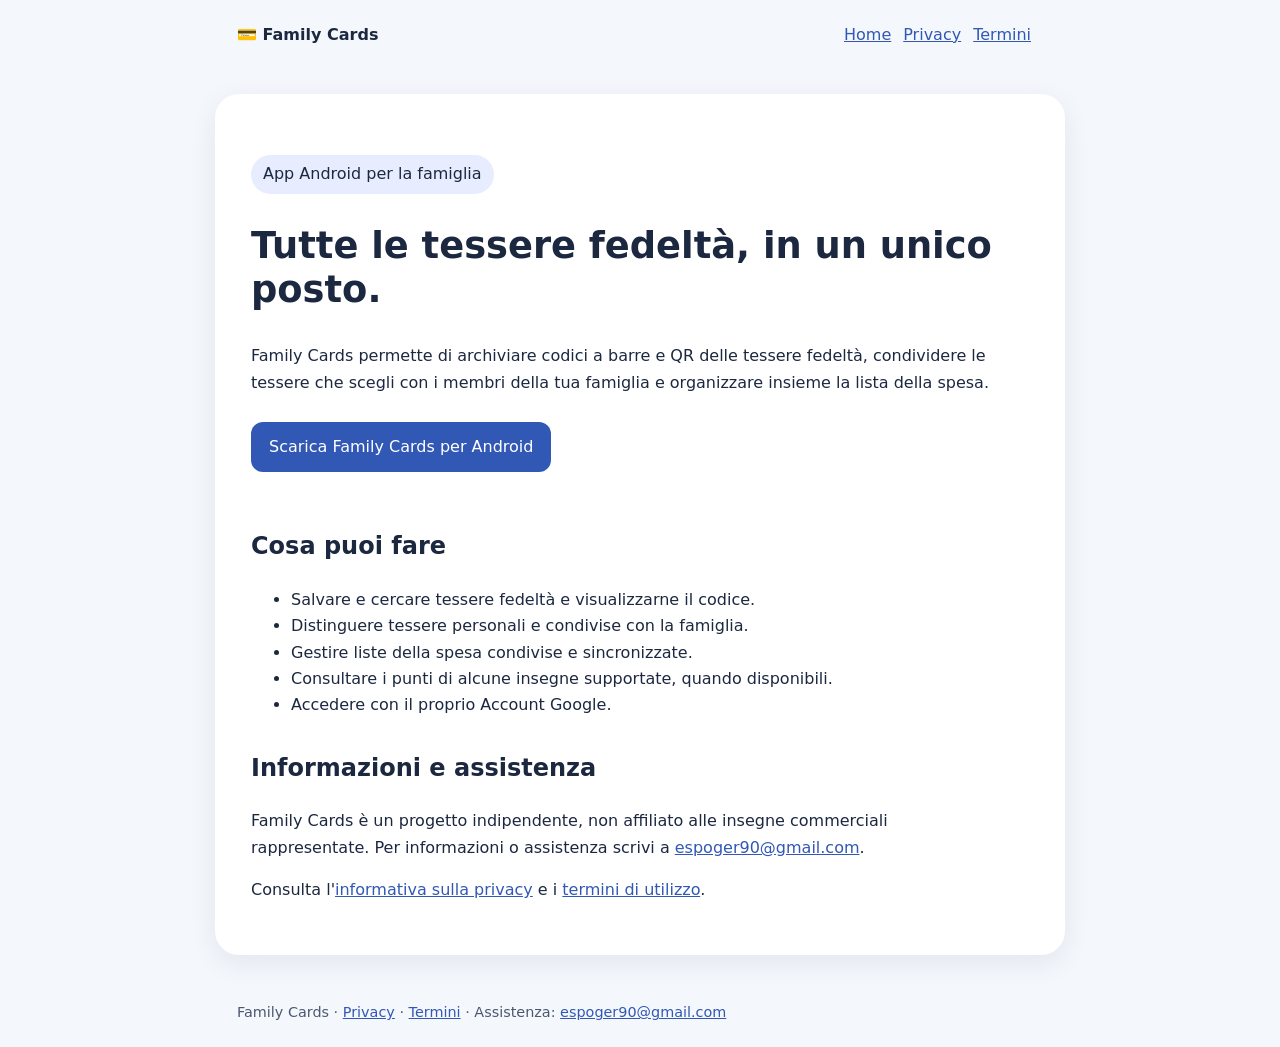
<file: index.html>
<!doctype html><html lang="it"><head><meta charset="utf-8"><meta name="viewport" content="width=device-width,initial-scale=1"><meta name="description" content="Family Cards: tessere fedeltà e liste della spesa condivise in famiglia."><title>Home | Family Cards</title><link rel="stylesheet" href="style.css"></head><body><header><nav><strong>💳 Family Cards</strong><span><a href="index.html">Home</a><a href="privacy.html">Privacy</a><a href="termini.html">Termini</a></span></nav></header><main><section class="hero"><span class="tag">App Android per la famiglia</span><h1>Tutte le tessere fedeltà, in un unico posto.</h1><p>Family Cards permette di archiviare codici a barre e QR delle tessere fedeltà, condividere le tessere che scegli con i membri della tua famiglia e organizzare insieme la lista della spesa.</p><a class="cta" href="https://github.com/espoger90-tech/family-cards-download/releases">Scarica Family Cards per Android</a></section><h2>Cosa puoi fare</h2><ul><li>Salvare e cercare tessere fedeltà e visualizzarne il codice.</li><li>Distinguere tessere personali e condivise con la famiglia.</li><li>Gestire liste della spesa condivise e sincronizzate.</li><li>Consultare i punti di alcune insegne supportate, quando disponibili.</li><li>Accedere con il proprio Account Google.</li></ul><h2>Informazioni e assistenza</h2><p>Family Cards è un progetto indipendente, non affiliato alle insegne commerciali rappresentate. Per informazioni o assistenza scrivi a <a href="mailto:espoger90@gmail.com">espoger90@gmail.com</a>.</p><p>Consulta l'<a href="privacy.html">informativa sulla privacy</a> e i <a href="termini.html">termini di utilizzo</a>.</p></main><footer>Family Cards · <a href="privacy.html">Privacy</a> · <a href="termini.html">Termini</a> · Assistenza: <a href="mailto:espoger90@gmail.com">espoger90@gmail.com</a></footer></body></html>
</file>
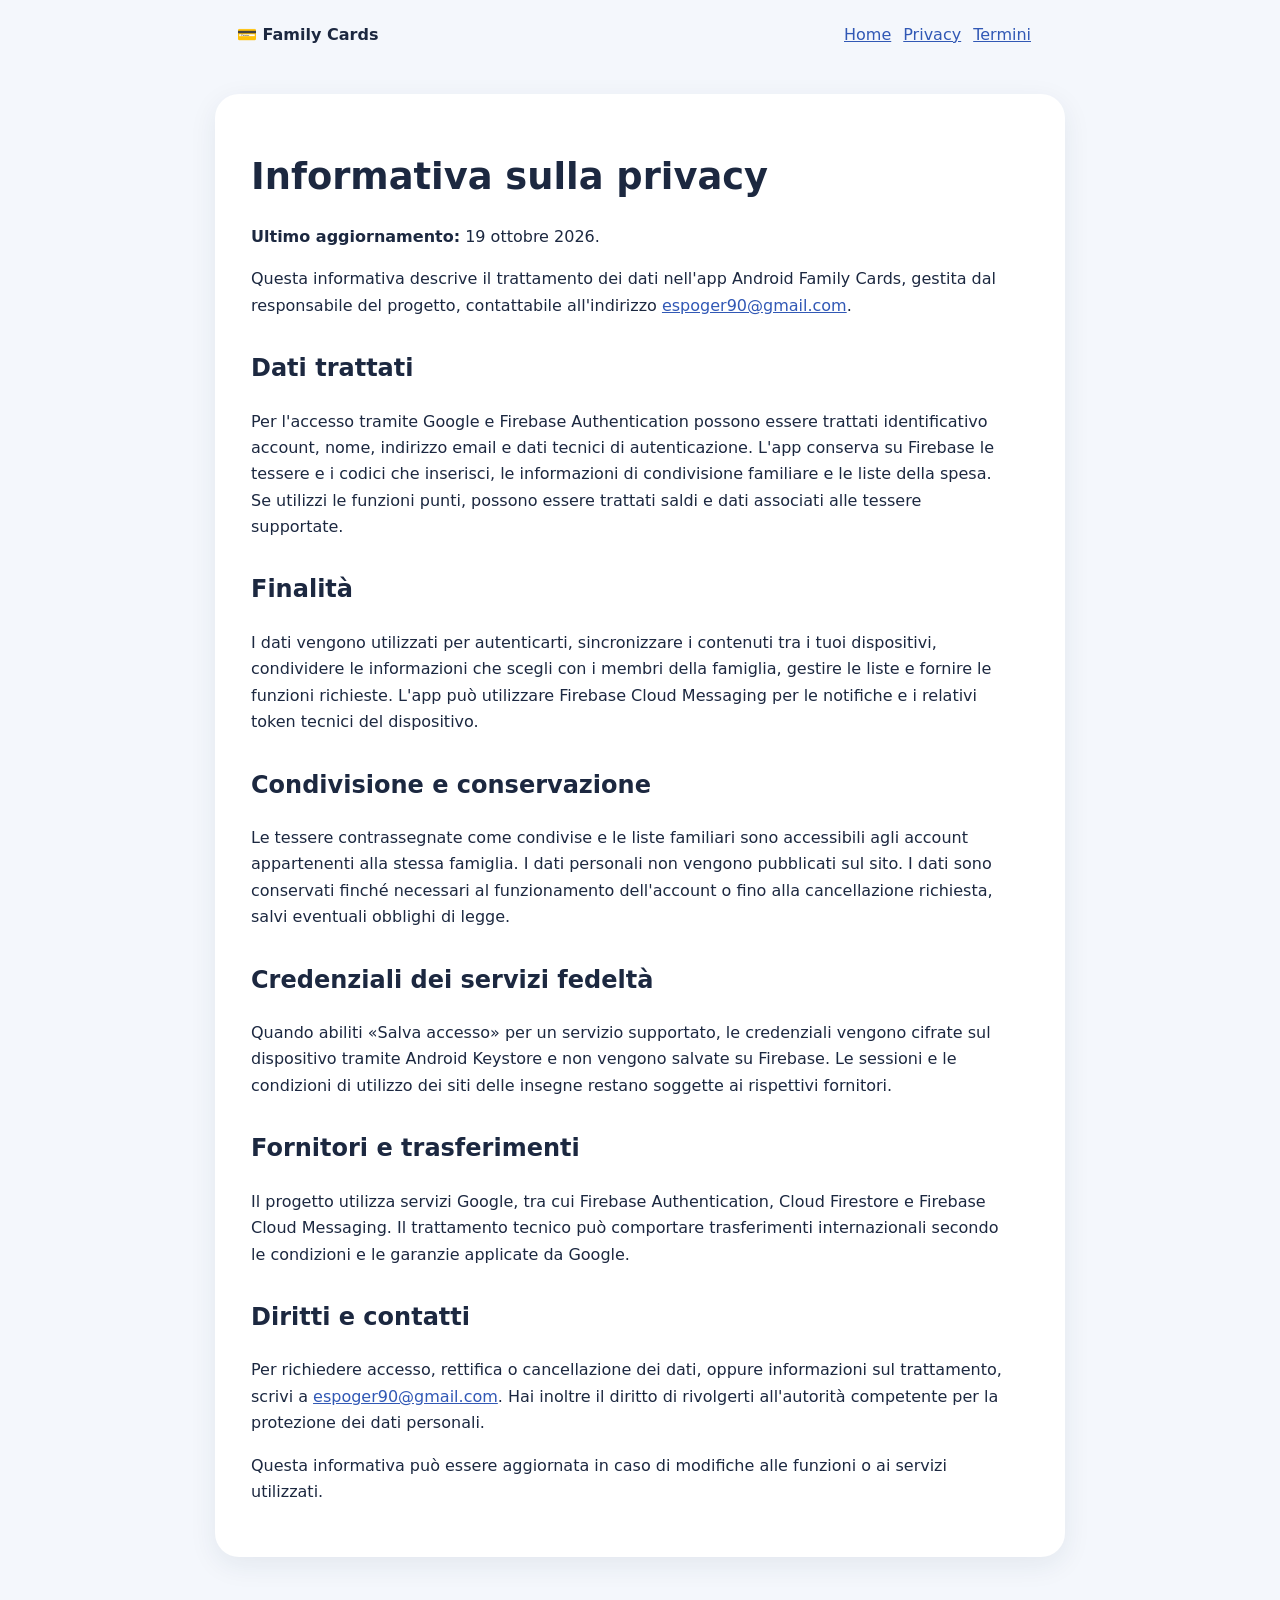
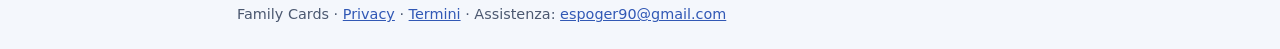
<file: privacy.html>
<!doctype html><html lang="it"><head><meta charset="utf-8"><meta name="viewport" content="width=device-width,initial-scale=1"><meta name="description" content="Family Cards: tessere fedeltà e liste della spesa condivise in famiglia."><title>Informativa sulla privacy | Family Cards</title><link rel="stylesheet" href="style.css"></head><body><header><nav><strong>💳 Family Cards</strong><span><a href="index.html">Home</a><a href="privacy.html">Privacy</a><a href="termini.html">Termini</a></span></nav></header><main><h1>Informativa sulla privacy</h1><p><strong>Ultimo aggiornamento:</strong> 19 ottobre 2026.</p><p>Questa informativa descrive il trattamento dei dati nell'app Android Family Cards, gestita dal responsabile del progetto, contattabile all'indirizzo <a href="mailto:espoger90@gmail.com">espoger90@gmail.com</a>.</p><h2>Dati trattati</h2><p>Per l'accesso tramite Google e Firebase Authentication possono essere trattati identificativo account, nome, indirizzo email e dati tecnici di autenticazione. L'app conserva su Firebase le tessere e i codici che inserisci, le informazioni di condivisione familiare e le liste della spesa. Se utilizzi le funzioni punti, possono essere trattati saldi e dati associati alle tessere supportate.</p><h2>Finalità</h2><p>I dati vengono utilizzati per autenticarti, sincronizzare i contenuti tra i tuoi dispositivi, condividere le informazioni che scegli con i membri della famiglia, gestire le liste e fornire le funzioni richieste. L'app può utilizzare Firebase Cloud Messaging per le notifiche e i relativi token tecnici del dispositivo.</p><h2>Condivisione e conservazione</h2><p>Le tessere contrassegnate come condivise e le liste familiari sono accessibili agli account appartenenti alla stessa famiglia. I dati personali non vengono pubblicati sul sito. I dati sono conservati finché necessari al funzionamento dell'account o fino alla cancellazione richiesta, salvi eventuali obblighi di legge.</p><h2>Credenziali dei servizi fedeltà</h2><p>Quando abiliti «Salva accesso» per un servizio supportato, le credenziali vengono cifrate sul dispositivo tramite Android Keystore e non vengono salvate su Firebase. Le sessioni e le condizioni di utilizzo dei siti delle insegne restano soggette ai rispettivi fornitori.</p><h2>Fornitori e trasferimenti</h2><p>Il progetto utilizza servizi Google, tra cui Firebase Authentication, Cloud Firestore e Firebase Cloud Messaging. Il trattamento tecnico può comportare trasferimenti internazionali secondo le condizioni e le garanzie applicate da Google.</p><h2>Diritti e contatti</h2><p>Per richiedere accesso, rettifica o cancellazione dei dati, oppure informazioni sul trattamento, scrivi a <a href="mailto:espoger90@gmail.com">espoger90@gmail.com</a>. Hai inoltre il diritto di rivolgerti all'autorità competente per la protezione dei dati personali.</p><p>Questa informativa può essere aggiornata in caso di modifiche alle funzioni o ai servizi utilizzati.</p></main><footer>Family Cards · <a href="privacy.html">Privacy</a> · <a href="termini.html">Termini</a> · Assistenza: <a href="mailto:espoger90@gmail.com">espoger90@gmail.com</a></footer></body></html>
</file>
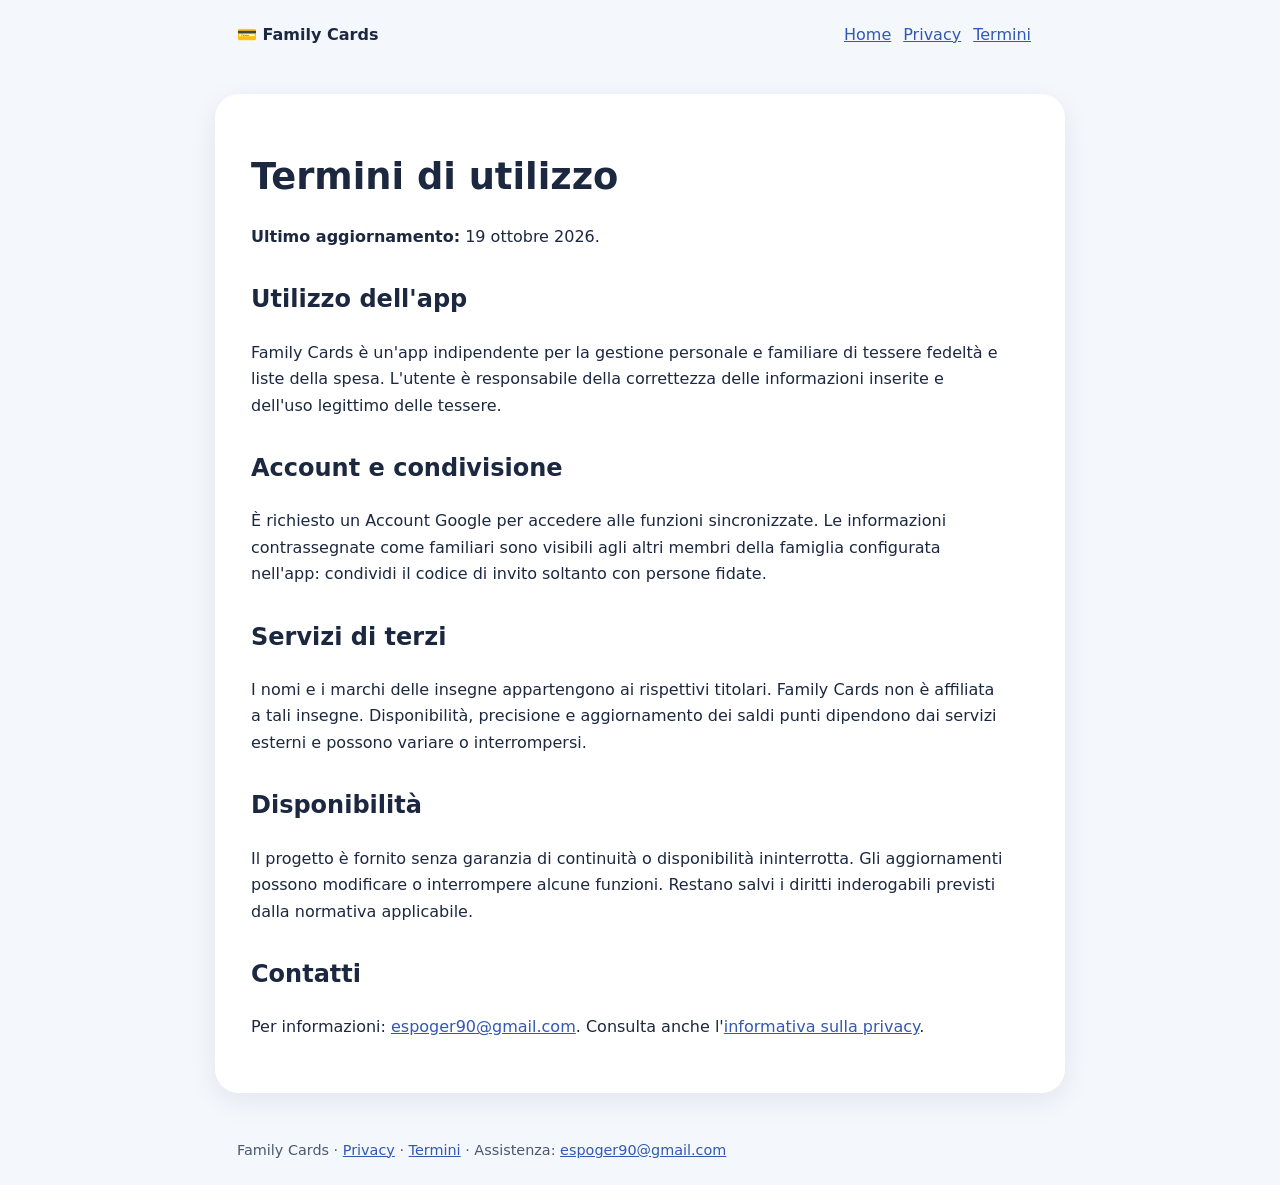
<file: termini.html>
<!doctype html><html lang="it"><head><meta charset="utf-8"><meta name="viewport" content="width=device-width,initial-scale=1"><meta name="description" content="Family Cards: tessere fedeltà e liste della spesa condivise in famiglia."><title>Termini di utilizzo | Family Cards</title><link rel="stylesheet" href="style.css"></head><body><header><nav><strong>💳 Family Cards</strong><span><a href="index.html">Home</a><a href="privacy.html">Privacy</a><a href="termini.html">Termini</a></span></nav></header><main><h1>Termini di utilizzo</h1><p><strong>Ultimo aggiornamento:</strong> 19 ottobre 2026.</p><h2>Utilizzo dell'app</h2><p>Family Cards è un'app indipendente per la gestione personale e familiare di tessere fedeltà e liste della spesa. L'utente è responsabile della correttezza delle informazioni inserite e dell'uso legittimo delle tessere.</p><h2>Account e condivisione</h2><p>È richiesto un Account Google per accedere alle funzioni sincronizzate. Le informazioni contrassegnate come familiari sono visibili agli altri membri della famiglia configurata nell'app: condividi il codice di invito soltanto con persone fidate.</p><h2>Servizi di terzi</h2><p>I nomi e i marchi delle insegne appartengono ai rispettivi titolari. Family Cards non è affiliata a tali insegne. Disponibilità, precisione e aggiornamento dei saldi punti dipendono dai servizi esterni e possono variare o interrompersi.</p><h2>Disponibilità</h2><p>Il progetto è fornito senza garanzia di continuità o disponibilità ininterrotta. Gli aggiornamenti possono modificare o interrompere alcune funzioni. Restano salvi i diritti inderogabili previsti dalla normativa applicabile.</p><h2>Contatti</h2><p>Per informazioni: <a href="mailto:espoger90@gmail.com">espoger90@gmail.com</a>. Consulta anche l'<a href="privacy.html">informativa sulla privacy</a>.</p></main><footer>Family Cards · <a href="privacy.html">Privacy</a> · <a href="termini.html">Termini</a> · Assistenza: <a href="mailto:espoger90@gmail.com">espoger90@gmail.com</a></footer></body></html>
</file>
<file: style.css>
:root{color-scheme:light dark;font-family:system-ui,-apple-system,sans-serif}*{box-sizing:border-box}body{margin:0;background:#f4f7fc;color:#1c2840;line-height:1.65}header,main,footer{max-width:850px;margin:auto;padding:22px}nav{display:flex;justify-content:space-between;align-items:center;gap:12px;flex-wrap:wrap}nav a{margin-right:12px}a{color:#3158b5}main{background:#fff;border-radius:24px;margin:24px auto;padding:36px;box-shadow:0 8px 28px #172e5114}h1{line-height:1.2;font-size:2.3rem}h2{margin-top:30px}p,li{max-width:74ch}.hero{padding:25px 0}.tag{background:#e7edff;padding:6px 12px;border-radius:30px;display:inline-block}.cta{display:inline-block;background:#3158b5;color:white;text-decoration:none;padding:12px 18px;border-radius:12px;margin-top:10px}footer{font-size:.9rem;color:#4b5870}@media(prefers-color-scheme:dark){body{background:#111c31;color:#e7edff}main{background:#1b2941}a{color:#a7c2ff}.tag{background:#283d63}.cta{background:#a9bdff;color:#122345}footer{color:#bac9e2}}
</file>
